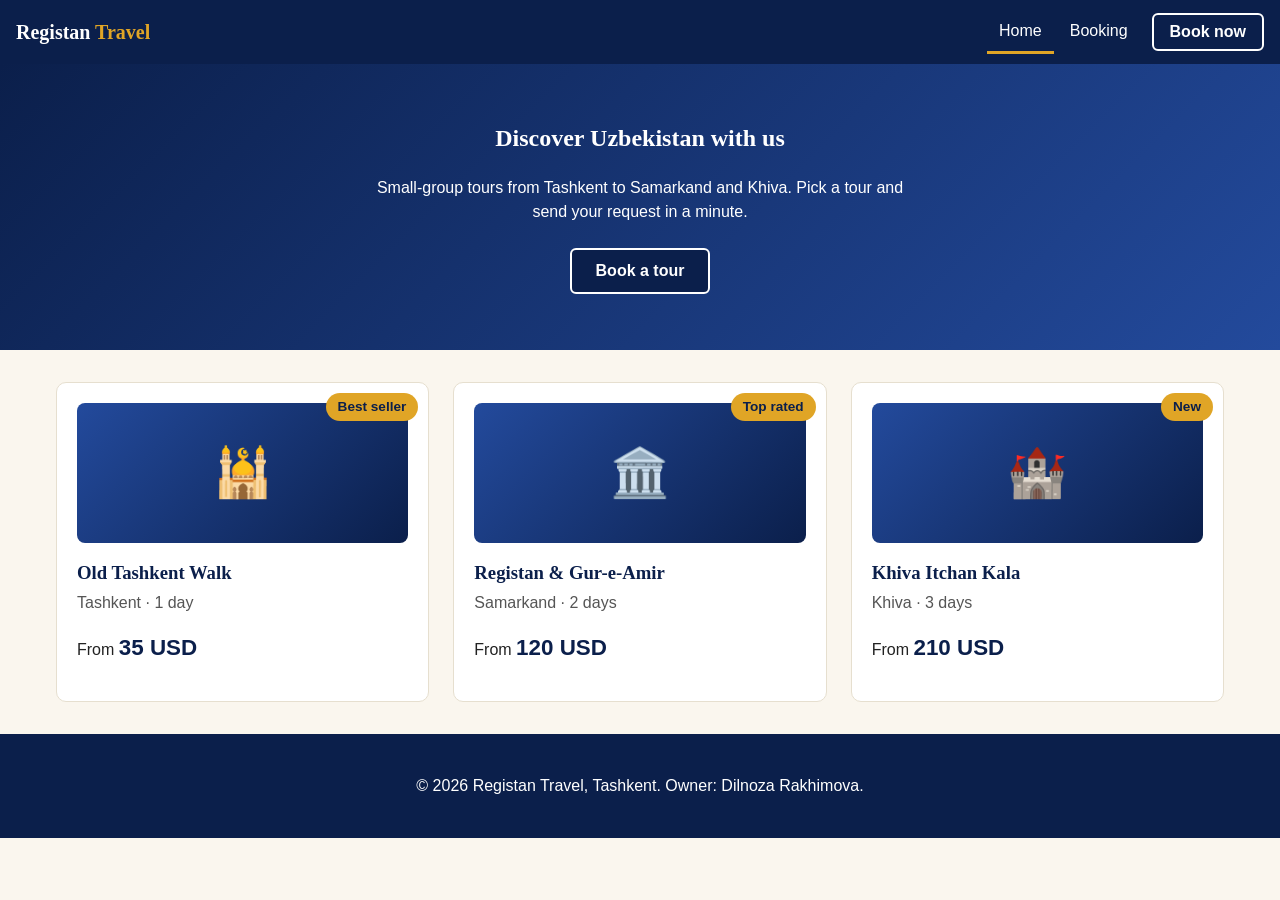
<file: Lab5_Project/index.html>
<!DOCTYPE html>
<!-- Author: Munisaxon Yusupaliyeva | CSIT248 Lab Work 5 | Registan Travel -->
<html lang="en">
<head>
  <meta charset="UTF-8">
  <meta name="viewport" content="width=device-width, initial-scale=1">
  <title>Registan Travel | Home</title>
  <link rel="stylesheet" href="css/style.css">
</head>
<body>

  <header class="site-header">
    <a class="logo" href="index.html">Registan <span>Travel</span></a>
    <div class="header-right">
      <nav>
        <a href="index.html" class="active">Home</a>
        <a href="booking.html">Booking</a>
      </nav>
      <a class="btn btn-book" href="booking.html">Book now</a>
    </div>
  </header>

  <section id="hero">
    <h1>Discover Uzbekistan with us</h1>
    <p>Small-group tours from Tashkent to Samarkand and Khiva. Pick a tour and send your request in a minute.</p>
    <a class="btn" href="booking.html">Book a tour</a>
  </section>

  <main class="cards">

    <div class="card">
      <span class="badge">Best seller</span>
      <div class="thumb">🕌</div>
      <h3>Old Tashkent Walk</h3>
      <p class="meta">Tashkent · 1 day</p>
      <p class="price">From <span>35 USD</span></p>
    </div>

    <div class="card">
      <span class="badge">Top rated</span>
      <div class="thumb">🏛️</div>
      <h3>Registan &amp; Gur-e-Amir</h3>
      <p class="meta">Samarkand · 2 days</p>
      <p class="price">From <span>120 USD</span></p>
    </div>

    <div class="card">
      <span class="badge">New</span>
      <div class="thumb">🏰</div>
      <h3>Khiva Itchan Kala</h3>
      <p class="meta">Khiva · 3 days</p>
      <p class="price">From <span>210 USD</span></p>
    </div>

  </main>

  <footer>
    <p>&copy; 2026 Registan Travel, Tashkent. Owner: Dilnoza Rakhimova.</p>
  </footer>

</body>
</html>
</file>
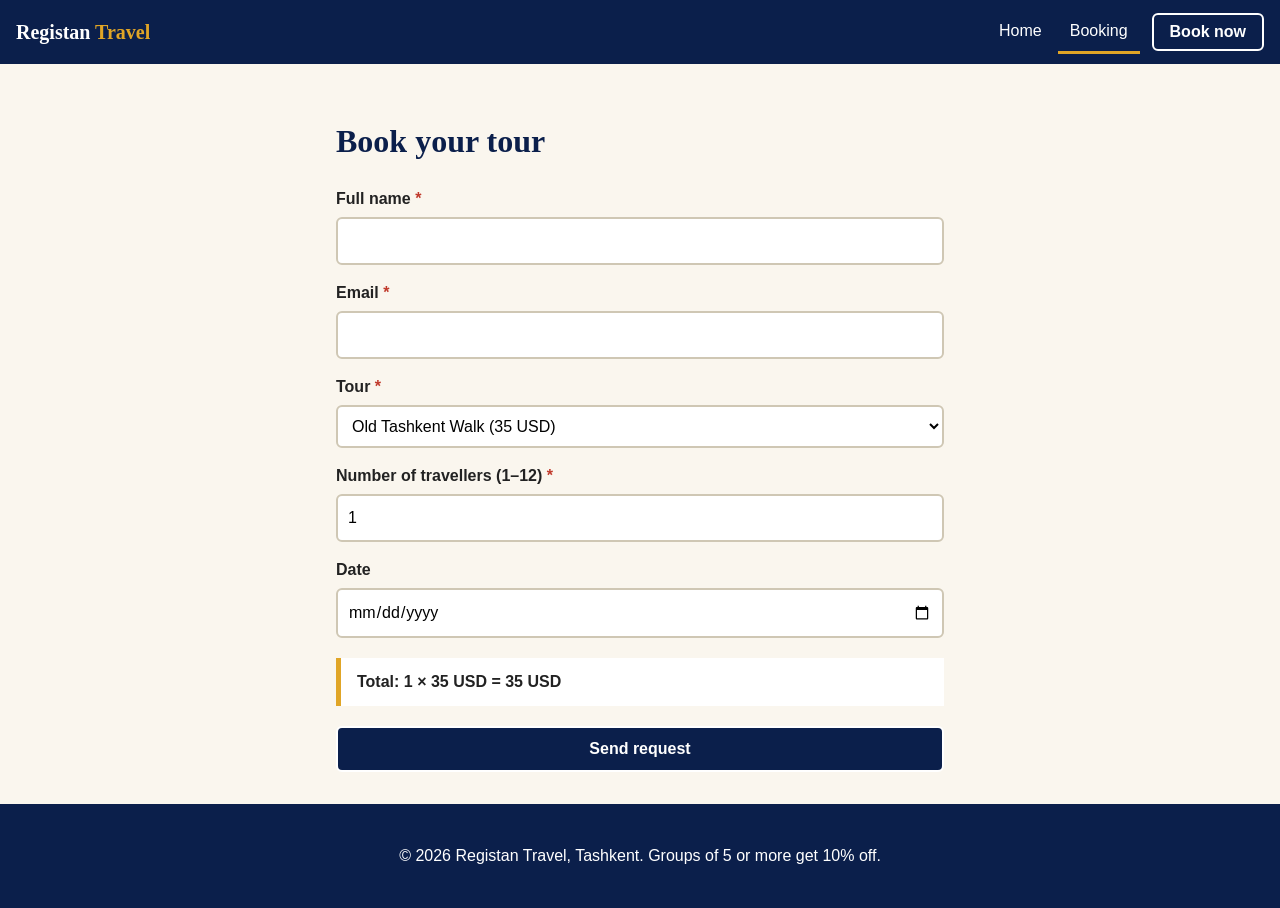
<file: Lab5_Project/booking.html>
<!DOCTYPE html>
<!-- Author: Munisaxon Yusupaliyeva | CSIT248 Lab Work 5 | Registan Travel -->
<html lang="en">
<head>
  <meta charset="UTF-8">
  <meta name="viewport" content="width=device-width, initial-scale=1">
  <title>Registan Travel | Booking</title>
  <link rel="stylesheet" href="css/style.css">
</head>
<body>

  <header class="site-header">
    <a class="logo" href="index.html">Registan <span>Travel</span></a>
    <div class="header-right">
      <nav>
        <a href="index.html">Home</a>
        <a href="booking.html" class="active">Booking</a>
      </nav>
      <a class="btn btn-book" href="booking.html">Book now</a>
    </div>
  </header>

  <main class="container">
    <h1>Book your tour</h1>

    <!-- novalidate: we use our own JavaScript validation -->
    <form id="booking-form" novalidate>

      <label for="name" class="required">Full name</label>
      <input type="text" id="name" name="name" autocomplete="name">
      <p class="field-error" id="name-error"></p>

      <label for="email" class="required">Email</label>
      <input type="email" id="email" name="email" autocomplete="email">
      <p class="field-error" id="email-error"></p>

      <label for="tour" class="required">Tour</label>
      <select id="tour" name="tour">
        <option value="tashkent">Old Tashkent Walk (35 USD)</option>
        <option value="samarkand">Registan &amp; Gur-e-Amir (120 USD)</option>
        <option value="khiva">Khiva Itchan Kala (210 USD)</option>
      </select>

      <label for="travellers" class="required">Number of travellers (1–12)</label>
      <input type="number" id="travellers" name="travellers" min="1" max="12" value="1">
      <p class="field-error" id="travellers-error"></p>

      <label for="date">Date</label>
      <input type="date" id="date" name="date">

      <p id="total"></p>

      <button type="submit" class="btn">Send request</button>
    </form>

    <p id="message"></p>
  </main>

  <footer>
    <p>&copy; 2026 Registan Travel, Tashkent. Groups of 5 or more get 10% off.</p>
  </footer>

  <script src="js/main.js"></script>
</body>
</html>
</file>
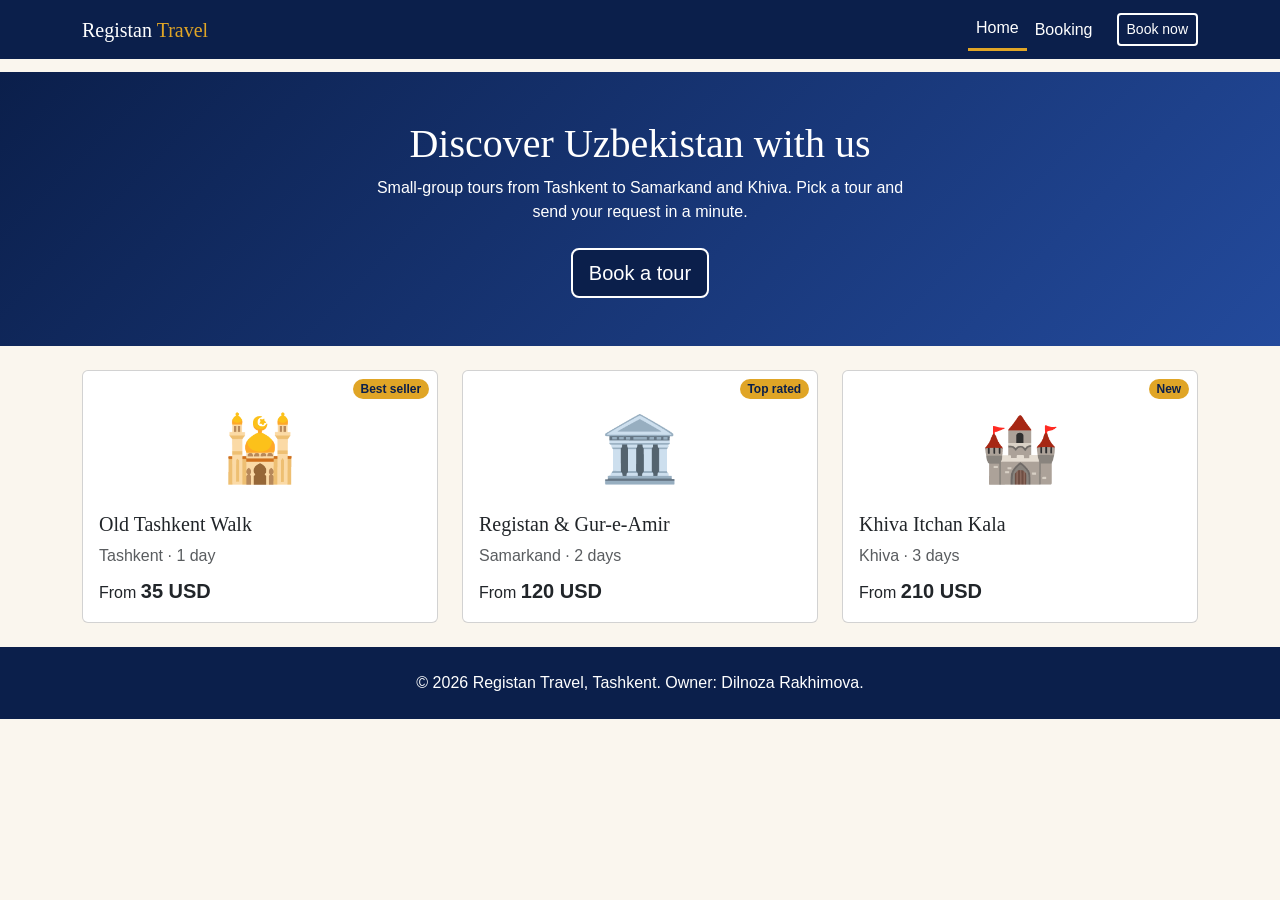
<file: Lab5_Project/index-bootstrap.html>
<!DOCTYPE html>
<!-- Author: Munisaxon Yusupaliyeva | CSIT248 Lab Work 5 | Registan Travel -->
<html lang="en">
<head>
  <meta charset="UTF-8">
  <meta name="viewport" content="width=device-width, initial-scale=1">
  <title>Registan Travel | Home (Bootstrap)</title>
  <link href="https://cdn.jsdelivr.net/npm/bootstrap@5.3.3/dist/css/bootstrap.min.css" rel="stylesheet">
  <link rel="stylesheet" href="css/bootstrap-brand.css">
</head>
<body>

  <nav class="navbar navbar-expand-md navbar-registan navbar-dark fixed-top">
    <div class="container">
      <a class="navbar-brand" href="index-bootstrap.html">Registan <span class="brand-span">Travel</span></a>
      <button class="navbar-toggler" type="button" data-bs-toggle="collapse" data-bs-target="#menu" aria-controls="menu" aria-expanded="false" aria-label="Toggle menu">
        <span class="navbar-toggler-icon"></span>
      </button>
      <div class="collapse navbar-collapse justify-content-end" id="menu">
        <ul class="navbar-nav align-items-md-center">
          <li class="nav-item"><a class="nav-link active" href="index-bootstrap.html">Home</a></li>
          <li class="nav-item"><a class="nav-link" href="booking.html">Booking</a></li>
          <li class="nav-item ms-md-3"><a class="btn btn-registan btn-sm d-none d-md-inline-block" href="booking.html">Book now</a></li>
        </ul>
      </div>
    </div>
  </nav>

  <section class="hero-registan text-white text-center py-5 px-3">
    <h1>Discover Uzbekistan with us</h1>
    <p class="hero-text mx-auto mb-4">Small-group tours from Tashkent to Samarkand and Khiva. Pick a tour and send your request in a minute.</p>
    <a class="btn btn-registan btn-lg" href="booking.html">Book a tour</a>
  </section>

  <main class="container py-4">
    <!-- 1 card on phones, 2 from md (768px), 3 from xl (1200px) -->
    <div class="row row-cols-1 row-cols-md-2 row-cols-xl-3 g-4">

      <div class="col">
        <div class="card h-100 position-relative p-3">
          <span class="badge badge-gold position-absolute top-0 end-0 m-2 rounded-pill">Best seller</span>
          <div class="display-3 text-center py-4">🕌</div>
          <h3 class="h5">Old Tashkent Walk</h3>
          <p class="text-muted mb-2">Tashkent · 1 day</p>
          <p class="mb-0">From <strong class="fs-5">35 USD</strong></p>
        </div>
      </div>

      <div class="col">
        <div class="card h-100 position-relative p-3">
          <span class="badge badge-gold position-absolute top-0 end-0 m-2 rounded-pill">Top rated</span>
          <div class="display-3 text-center py-4">🏛️</div>
          <h3 class="h5">Registan &amp; Gur-e-Amir</h3>
          <p class="text-muted mb-2">Samarkand · 2 days</p>
          <p class="mb-0">From <strong class="fs-5">120 USD</strong></p>
        </div>
      </div>

      <div class="col">
        <div class="card h-100 position-relative p-3">
          <span class="badge badge-gold position-absolute top-0 end-0 m-2 rounded-pill">New</span>
          <div class="display-3 text-center py-4">🏰</div>
          <h3 class="h5">Khiva Itchan Kala</h3>
          <p class="text-muted mb-2">Khiva · 3 days</p>
          <p class="mb-0">From <strong class="fs-5">210 USD</strong></p>
        </div>
      </div>

    </div>
  </main>

  <footer class="footer-registan text-white text-center py-4">
    <p class="mb-0">&copy; 2026 Registan Travel, Tashkent. Owner: Dilnoza Rakhimova.</p>
  </footer>

  <script src="https://cdn.jsdelivr.net/npm/bootstrap@5.3.3/dist/js/bootstrap.bundle.min.js"></script>
</body>
</html>
</file>
<file: Lab5_Project/css/style.css>
/* Author: Munisaxon Yusupaliyeva | CSIT248 Lab Work 5 | Registan Travel */
/* ===== Registan Travel: style.css (Part A + Part B) ===== */
/* Brand colours and header height as variables */
:root
{
    --night: #0B1F4B; /* header, footer, headings, buttons */
    --gold: #E0A526; /* hover, badges, active link */
    --red: #C0392B; /* errors, required stars */
    --sand: #FAF6EE; /* page background */
    --header-h: 64px;
}

/* box-sizing: padding and border are included in width */
*, *::before, *::after
{
    box-sizing: border-box;
}

/* body padding-top = header height, so content does not hide under the fixed header */
body
{
    margin: 0;
    padding-top: var(--header-h);
    background: var(--sand);
    color: #222;
    font-family: Arial, sans-serif;
    font-size: 16px;
    line-height: 1.5;
}

/* GROUP selector: same rule for three elements */
h1, h2, h3
{
    font-family: Georgia, serif;
    color: var(--night);
}

/* ---------- Header (flexbox) ---------- */
.site-header
{
    position: fixed;
    top: 0;
    left: 0;
    width: 100%;
    height: var(--header-h);
    padding: 0 16px;
    background: var(--night);
    display: flex;
    justify-content: space-between; /* logo left, menu right */
    align-items: center;
    z-index: 100;
}

.logo
{
    color: #fff;
    font-family: Georgia, serif;
    font-size: 1.25rem;
    font-weight: bold;
    text-decoration: none;
}

.logo span
{ /* <span> inside the logo */
    color: var(--gold);
}

.header-right
{
    display: flex;
    align-items: center;
    gap: 12px;
}

nav
{
    display: flex;
    gap: 4px;
}

nav a
{
    padding: 8px 12px;
    text-decoration: none;
    border-bottom: 3px solid transparent;
}

/* Menu links in LVHA order: Link, Visited, Hover, Active */
nav a:link
{
    color: #fff;
}

nav a:visited
{
    color: #fff;
}

nav a:hover
{
    background: var(--gold);
    color: var(--night);
}

nav a:active
{
    background: #b98a1c;
    color: var(--night);
}

/* Current page: gold bottom border */
nav a.active
{
    border-bottom-color: var(--gold);
}

/* "Book now" button in the header: only from tablet width */
.btn-book
{
    display: none;
}

/* ---------- Buttons ---------- */
.btn
{
    display: inline-block;
    padding: 12px 24px;
    border: 2px solid #fff;
    border-radius: 6px;
    background: var(--night);
    color: #fff;
    font: bold 1rem Arial, sans-serif;
    text-decoration: none;
    cursor: pointer;
    transition: transform 0.1s, background 0.2s;
}

.btn:hover
{
    background: var(--gold);
    color: var(--night);
}

.btn:active
{
    transform: scale(0.95);
}

/* shrinks when pressed */
/* ---------- Hero (ID selector) ---------- */
#hero
{
    padding: 56px 16px;
    background: linear-gradient(135deg, var(--night), #234a9c);
    color: #fff;
    text-align: center;
}

#hero h1
{
    color: #fff;
    margin-top: 0;
}

#hero p
{
    max-width: 560px;
    margin: 0 auto 24px;
}

/* ---------- Cards (mobile first: 1 column) ---------- */
.cards
{
    display: grid;
    grid-template-columns: 1fr;
    gap: 24px;
    max-width: 1200px;
    margin: 0 auto;
    padding: 32px 16px;
}

.card
{
    position: relative; /* the badge is positioned relative to the card */
    padding: 20px;
    background: #fff;
    border: 1px solid #e6dfcf;
    border-radius: 10px;
    transition: transform 0.2s, box-shadow 0.2s;
}

.card:hover
{
    transform: translateY(-6px); /* card rises */
    box-shadow: 0 10px 20px rgba(11, 31, 75, 0.2);
}

.badge
{
    position: absolute; /* top-right corner of the card */
    top: 10px;
    right: 10px;
    padding: 4px 12px;
    background: var(--gold);
    color: var(--night);
    border-radius: 999px;
    font-size: 0.85rem;
    font-weight: bold;
}

.thumb
{ /* coloured box with an emoji instead of a photo */
    height: 140px;
    margin-bottom: 16px;
    border-radius: 8px;
    background: linear-gradient(135deg, #234a9c, var(--night));
    display: flex;
    justify-content: center;
    align-items: center;
    font-size: 3rem;
}

.card h3
{
    margin: 0 0 4px;
}

.meta
{
    margin: 0 0 12px;
    color: #555;
}

.price span
{
    font-size: 1.4rem;
    font-weight: bold;
    color: var(--night);
}

/* ---------- Footer ---------- */
footer
{
    padding: 24px 16px;
    background: var(--night);
    color: #fff;
    text-align: center;
}

/* ---------- Tablet: 768px, 2 cards per row ---------- */
@media (min-width: 768px)
{
    .cards
    {
        grid-template-columns: repeat(2, 1fr);
    }
    .btn-book
    {
        display: inline-block;
        padding: 8px 16px;
    }
}

/* ---------- Desktop: 1200px, 3 cards per row ---------- */
@media (min-width: 1200px)
{
    .cards
    {
        grid-template-columns: repeat(3, 1fr);
    }
}

/* ===== Part B: Booking page ===== */
.container
{
    max-width: 640px;
    margin: 0 auto;
    padding: 32px 16px;
}

label
{
    display: block; /* label above the field */
    margin: 16px 0 6px;
    font-weight: bold;
}

/* Red star added by CSS, not typed in HTML */
label.required::after
{
    content: " *";
    color: var(--red);
}

/* GROUP selector: all fields are 100% wide */
input, select
{
    width: 100%;
    padding: 10px;
    border: 2px solid #cfc7b4;
    border-radius: 6px;
    background: #fff;
    font: inherit;
}

/* Clear focus style */
input:focus, select:focus
{
    outline: none;
    border-color: var(--night);
    box-shadow: 0 0 0 3px rgba(224, 165, 38, 0.6);
}

/* Highlight of a wrong field (class added by JS) */
input.invalid, select.invalid
{
    border-color: var(--red);
    background: #fdf1ef;
}

.field-error
{
    margin: 4px 0 0;
    color: var(--red);
    font-size: 0.9rem;
}

.field-error:empty
{
    display: none;
}

#total
{
    margin: 20px 0;
    padding: 12px 16px;
    background: #fff;
    border-left: 5px solid var(--gold);
    font-weight: bold;
}

form .btn
{
    width: 100%;
}

#message
{
    margin-top: 20px;
    padding: 12px 16px;
    border-radius: 6px;
}

#message:empty
{
    display: none;
}

#message.error
{
    background: #fdecea;
    border: 1px solid var(--red);
    color: var(--red);
}

#message.success
{
    background: #e8f6ec;
    border: 1px solid #1e7e34;
    color: #1e7e34;
}
</file>
